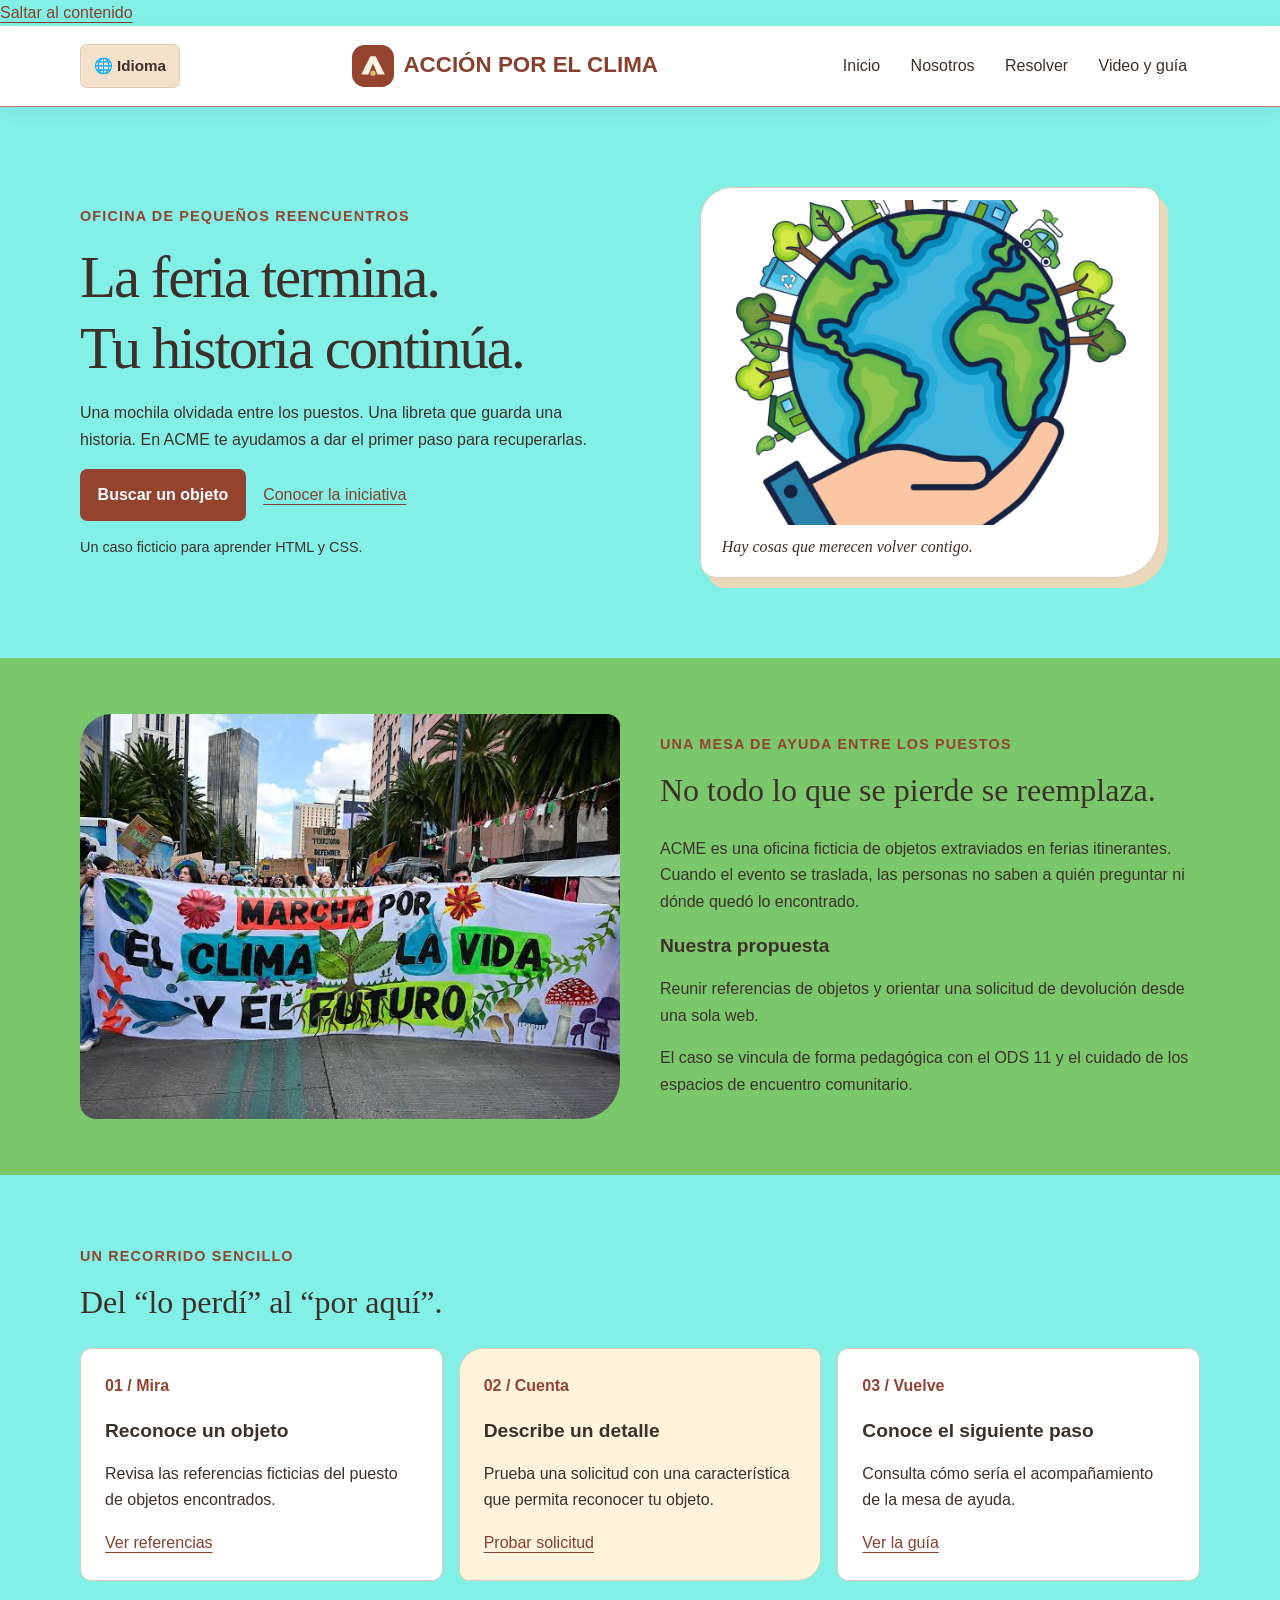
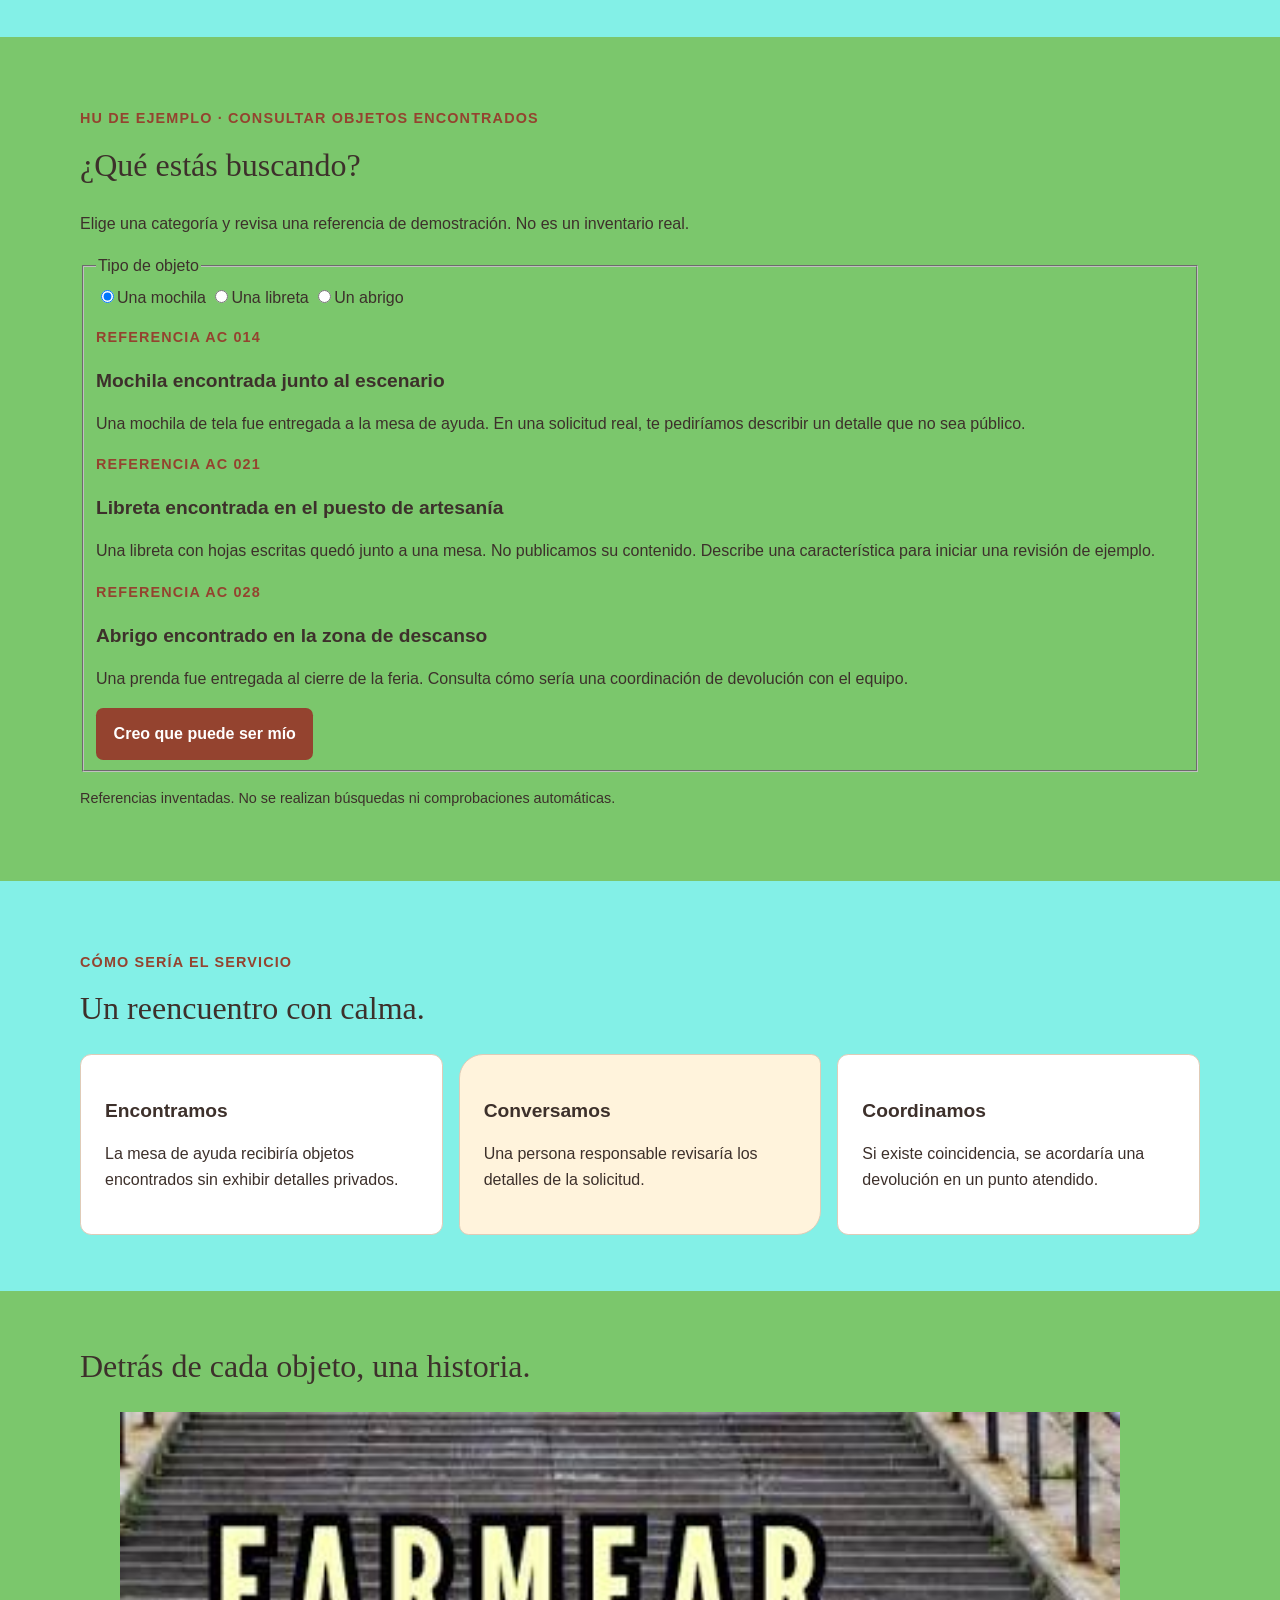
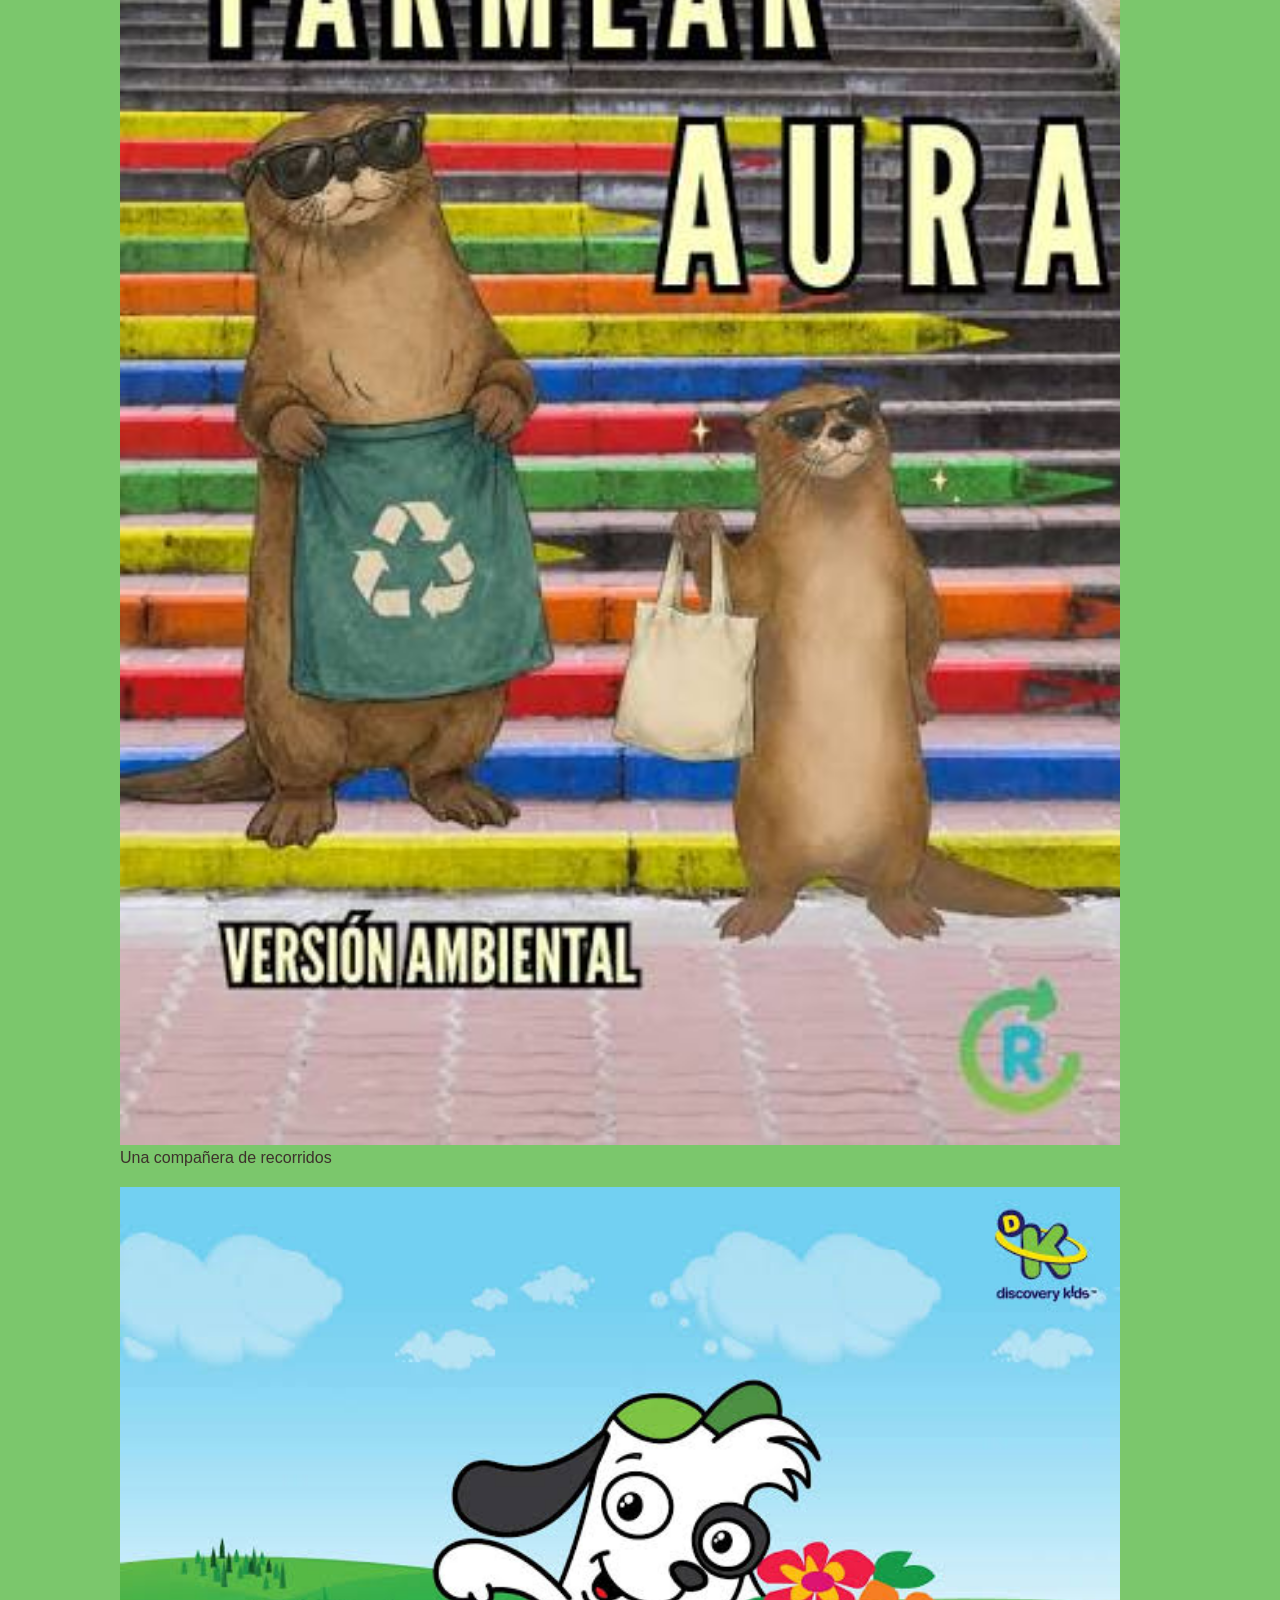
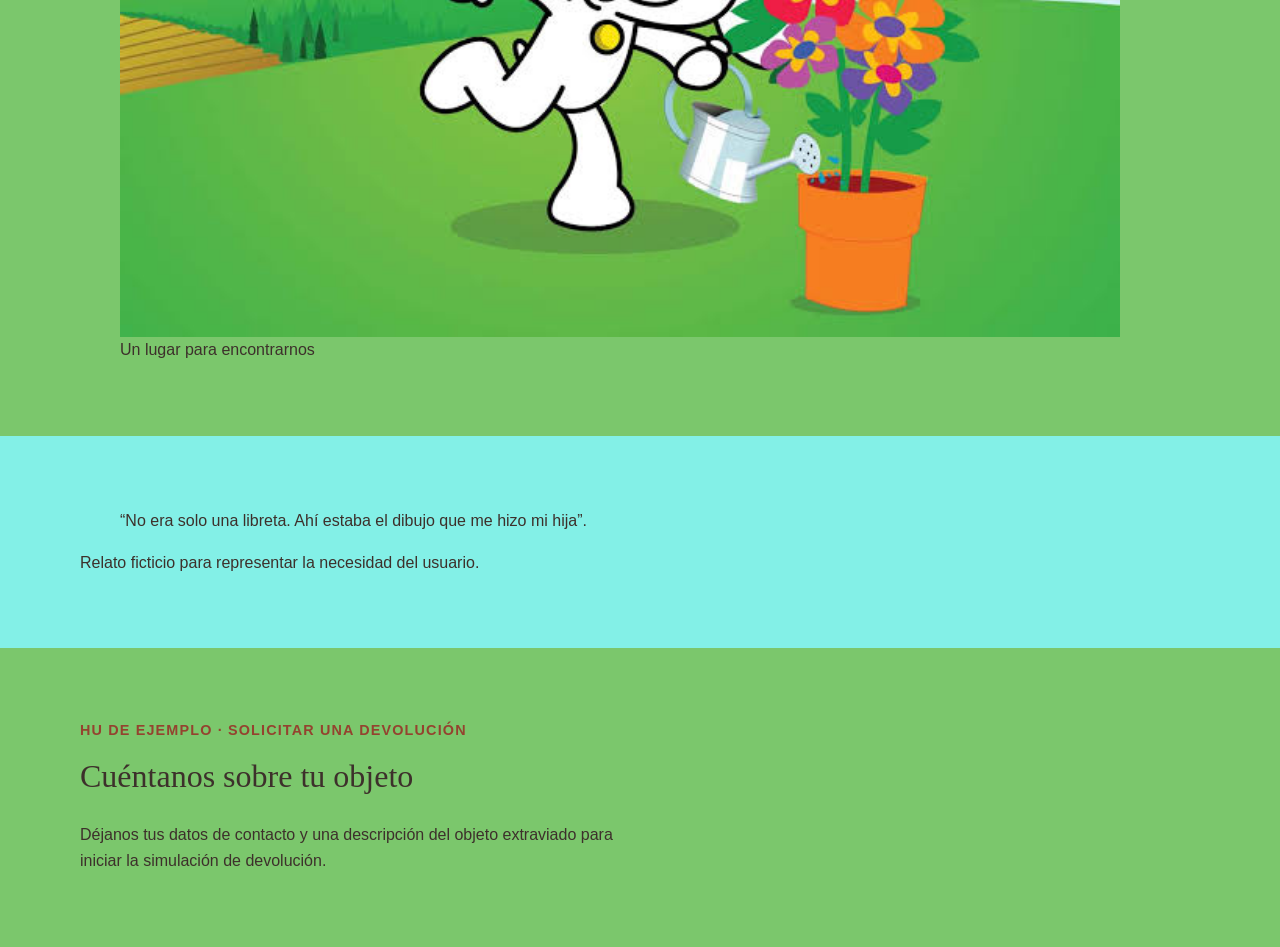
<file: index.html>
<!DOCTYPE html>
<html lang="es">
<head>
  <meta charset="UTF-8">
  <!-- Permite que el navegador use el ancho real del dispositivo móvil. -->
  <meta name="viewport" content="width=device-width, initial-scale=1.0">
  <title>Inicio | Acción por el Clima</title>
  <!-- Conexión con la hoja de estilos general -->
  <link rel="stylesheet" href="css/estilos.css">
  <!-- Icono para la pestaña del navegador -->
  <link rel="icon" type="image/svg+xml" href="iconos/favicon.svg">
  <!-- Script para controlar el menú hamburguesa con atributo defer -->
  <script src="js/menu.js" defer></script>
</head>
<body>

  <!-- Enlace de salto de accesibilidad para lectores de pantalla y teclado -->
  <a class="saltar" href="#contenido" data-i18n="saltar_contenido">Saltar al contenido</a>

  <!-- Encabezado fijo con position: sticky -->
  <header class="cabecera">
    <div class="contenedor barra">
      
      <!-- Selector de Idiomas Desplegable -->
      <details class="selector-idiomas">
        <summary class="btn-idioma-principal" aria-label="Cambiar idioma">🌐 Idioma</summary>
        <ul class="submenu-idiomas">
          <li><button type="button" onclick="cambiarIdioma('es')">🇪🇸 Español</button></li>
          <li><button type="button" onclick="cambiarIdioma('en')">🇬🇧 English</button></li>
          <li><button type="button" onclick="cambiarIdioma('qu')">🇵🇪 Runasimi</button></li>
        </ul>
      </details>

      <!-- Logotipo e Identidad de la marca -->
      <a class="marca" href="index.html" aria-label="ACME, ir al inicio">
        <img src="iconos/favicon.svg" alt="" width="42" height="42">
        ACCIÓN POR EL CLIMA
      </a>

      <!-- Botón Hamburguesa (Visible únicamente en celulares gracias al CSS) -->
      <button id="boton-menu" class="hamburguesa" type="button"
              aria-controls="navegacion" aria-expanded="false" aria-label="Abrir menú">
        <span class="lineas" aria-hidden="true"><span></span><span></span><span></span></span>
        <span id="texto-menu" data-i18n="menu">Menú</span>
      </button>

      <!-- Contenedor de navegación principal -->
      <nav id="navegacion" class="navegacion" aria-label="Navegación principal">
        <ul class="menu">
          <li><a href="index.html#inicio" data-i18n="nav_inicio">Inicio</a></li>
          <li><a href="index.html#nosotros" data-i18n="nav_nosotros">Nosotros</a></li>
          <li>
            <!-- Menú desplegable mediante <details> (funciona con clic, toque o teclado) -->
            <details id="resolver" class="desplegable">
              <summary data-i18n="nav_resolver">Resolver</summary>
              <ul class="submenu">
                <li><a href="index.html#servicios" data-i18n="nav_servicios">Servicios</a></li>
                <li><a href="index.html#orientador" data-i18n="nav_objetos">Ver objetos</a></li>
                <li><a href="index.html#contacto" data-i18n="nav_contacto">Solicitar devolución</a></li>
              </ul>
            </details>
          </li>
          <li><a href="recursos.html" data-i18n="nav_recursos">Video y guía</a></li>
        </ul>
      </nav>

    </div>
  </header>

  <!-- Contenido Principal de la Landing Page -->
  <main id="contenido">
    
    <!-- Sección de Inicio (Hero) -->
    <section id="inicio" class="hero contenedor dos-columnas" aria-labelledby="titulo">
      <div>
        <p class="etiqueta" data-i18n="hero_etiqueta">Oficina de pequeños reencuentros</p>
        <h1 id="titulo" data-i18n="hero_titulo">La feria termina.<br>Tu historia continúa.</h1>
        <p data-i18n="hero_desc">Una mochila olvidada entre los puestos. Una libreta que guarda una historia. En ACME te ayudamos a dar el primer paso para recuperarlas.</p>
        <a class="boton" href="#orientador" data-i18n="hero_btn1">Buscar un objeto</a>
        <a class="enlace" href="recursos.html" data-i18n="hero_btn2">Conocer la iniciativa</a>
        <p class="nota" data-i18n="hero_nota">Un caso ficticio para aprender HTML y CSS.</p>
      </div>
      <figure class="postal">
        <img class="foto" src="imagenes/ambiente.png" alt="Mochila preparada para una salida" width="900" height="600">
        <figcaption data-i18n="hero_fig">Hay cosas que merecen volver contigo.</figcaption>
      </figure>
    </section>

    <!-- Sección Nosotros -->
    <section id="nosotros" class="seccion fondo">
      <div class="contenedor dos-columnas">
        <img class="foto" src="imagenes/xd.jpg" alt="Productos y puestos de una feria" width="1000" height="667" loading="lazy">
        <div>
          <p class="etiqueta" data-i18n="nosotros_etiqueta">Una mesa de ayuda entre los puestos</p>
          <h2 data-i18n="nosotros_titulo">No todo lo que se pierde se reemplaza.</h2>
          <p data-i18n="nosotros_desc1">ACME es una oficina ficticia de objetos extraviados en ferias itinerantes. Cuando el evento se traslada, las personas no saben a quién preguntar ni dónde quedó lo encontrado.</p>
          <h3 data-i18n="nosotros_sub">Nuestra propuesta</h3>
          <p data-i18n="nosotros_desc2">Reunir referencias de objetos y orientar una solicitud de devolución desde una sola web.</p>
          <p data-i18n="nosotros_desc3">El caso se vincula de forma pedagógica con el ODS 11 y el cuidado de los espacios de encuentro comunitario.</p>
        </div>
      </div>
    </section>

    <!-- Sección Servicios / Recorrido -->
    <section id="servicios" class="seccion contenedor">
      <p class="etiqueta" data-i18n="serv_etiqueta">Un recorrido sencillo</p>
      <h2 data-i18n="serv_titulo">Del “lo perdí” al “por aquí”.</h2>
      <div class="tarjetas">
        <article class="tarjeta">
          <span class="numero" data-i18n="serv_card1_num">01 / Mira</span>
          <h3 data-i18n="serv_card1_tit">Reconoce un objeto</h3>
          <p data-i18n="serv_card1_desc">Revisa las referencias ficticias del puesto de objetos encontrados.</p>
          <a href="#orientador" data-i18n="serv_card1_link">Ver referencias</a>
        </article>
        <article class="tarjeta">
          <span class="numero" data-i18n="serv_card2_num">02 / Cuenta</span>
          <h3 data-i18n="serv_card2_tit">Describe un detalle</h3>
          <p data-i18n="serv_card2_desc">Prueba una solicitud con una característica que permita reconocer tu objeto.</p>
          <a href="#contacto" data-i18n="serv_card2_link">Probar solicitud</a>
        </article>
        <article class="tarjeta">
          <span class="numero" data-i18n="serv_card3_num">03 / Vuelve</span>
          <h3 data-i18n="serv_card3_tit">Conoce el siguiente paso</h3>
          <p data-i18n="serv_card3_desc">Consulta cómo sería el acompañamiento de la mesa de ayuda.</p>
          <a href="recursos.html" data-i18n="serv_card3_link">Ver la guía</a>
        </article>
      </div>
    </section>

    <!-- Sección Orientador de Objetos -->
    <section id="orientador" class="seccion fondo">
      <div class="contenedor">
        <p class="etiqueta" data-i18n="ori_etiqueta">HU de ejemplo · Consultar objetos encontrados</p>
        <h2 data-i18n="ori_titulo">¿Qué estás buscando?</h2>
        <p data-i18n="ori_desc">Elige una categoría y revisa una referencia de demostración. No es un inventario real.</p>
        
        <fieldset class="orientador">
          <legend data-i18n="ori_legend">Tipo de objeto</legend>
          <input type="radio" name="objeto" id="mochila" checked><label for="mochila" data-i18n="ori_lbl_mochila">Una mochila</label>
          <input type="radio" name="objeto" id="libreta"><label for="libreta" data-i18n="ori_lbl_libreta">Una libreta</label>
          <input type="radio" name="objeto" id="abrigo"><label for="abrigo" data-i18n="ori_lbl_abrigo">Un abrigo</label>
          
          <div class="resultados">
            <div class="respuesta mochila">
              <p class="etiqueta" data-i18n="ori_moc_tag">Referencia AC 014</p>
              <h3 data-i18n="ori_moc_tit">Mochila encontrada junto al escenario</h3>
              <p data-i18n="ori_moc_desc">Una mochila de tela fue entregada a la mesa de ayuda. En una solicitud real, te pediríamos describir un detalle que no sea público.</p>
            </div>
            <div class="respuesta libreta">
              <p class="etiqueta" data-i18n="ori_lib_tag">Referencia AC 021</p>
              <h3 data-i18n="ori_lib_tit">Libreta encontrada en el puesto de artesanía</h3>
              <p data-i18n="ori_lib_desc">Una libreta con hojas escritas quedó junto a una mesa. No publicamos su contenido. Describe una característica para iniciar una revisión de ejemplo.</p>
            </div>
            <div class="respuesta abrigo">
              <p class="etiqueta" data-i18n="ori_abr_tag">Referencia AC 028</p>
              <h3 data-i18n="ori_abr_tit">Abrigo encontrado en la zona de descanso</h3>
              <p data-i18n="ori_abr_desc">Una prenda fue entregada al cierre de la feria. Consulta cómo sería una coordinación de devolución con el equipo.</p>
            </div>
            <a class="boton" href="#contacto" data-i18n="ori_btn">Creo que puede ser mío</a>
          </div>
        </fieldset>
        <p class="nota" data-i18n="ori_nota">Referencias inventadas. No se realizan búsquedas ni comprobaciones automáticas.</p>
      </div>
    </section>

    <!-- Sección Proyectos -->
    <section id="proyectos" class="seccion contenedor">
      <p class="etiqueta" data-i18n="proy_etiqueta">Cómo sería el servicio</p>
      <h2 data-i18n="proy_titulo">Un reencuentro con calma.</h2>
      <div class="tarjetas">
        <article class="tarjeta">
          <h3 data-i18n="proy_c1_tit">Encontramos</h3>
          <p data-i18n="proy_c1_desc">La mesa de ayuda recibiría objetos encontrados sin exhibir detalles privados.</p>
        </article>
        <article class="tarjeta">
          <h3 data-i18n="proy_c2_tit">Conversamos</h3>
          <p data-i18n="proy_c2_desc">Una persona responsable revisaría los detalles de la solicitud.</p>
        </article>
        <article class="tarjeta">
          <h3 data-i18n="proy_c3_tit">Coordinamos</h3>
          <p data-i18n="proy_c3_desc">Si existe coincidencia, se acordaría una devolución en un punto atendido.</p>
        </article>
      </div>
    </section>

    <!-- Sección Galería -->
    <section id="galeria" class="seccion fondo">
      <div class="contenedor">
        <h2 data-i18n="gal_titulo">Detrás de cada objeto, una historia.</h2>
        <div class="galeria">
          <figure>
            <img src="imagenes/aura.jpg" alt="Mochila de referencia para la iniciativa" width="1000" height="667" loading="lazy">
            <figcaption data-i18n="gal_fig1">Una compañera de recorridos</figcaption>
          </figure>
          <figure>
            <img src="imagenes/doki.jpg" alt="Productos expuestos en una feria" width="1000" height="667" loading="lazy">
            <figcaption data-i18n="gal_fig2">Un lugar para encontrarnos</figcaption>
          </figure>
        </div>
      </div>
    </section>

    <!-- Sección Testimonios -->
    <section id="testimonios" class="seccion contenedor">
      <blockquote data-i18n="test_quote">“No era solo una libreta. Ahí estaba el dibujo que me hizo mi hija”.</blockquote>
      <p data-i18n="test_desc">Relato ficticio para representar la necesidad del usuario.</p>
    </section>

    <!-- Sección Contacto / Formulario -->
    <section id="contacto" class="seccion fondo">
      <div class="contenedor dos-columnas">
        <div>
          <p class="etiqueta" data-i18n="cont_etiqueta">HU de ejemplo · Solicitar una devolución</p>
          <h2 data-i18n="cont_titulo">Cuéntanos sobre tu objeto</h2>
          <p data-i18n="cont_desc">Déjanos tus datos de contacto y una descripción del objeto extraviado para iniciar la simulación de devolución.</p>
        </div>
      </div>
    </section>

  </main>
</body>
</html>
</file>
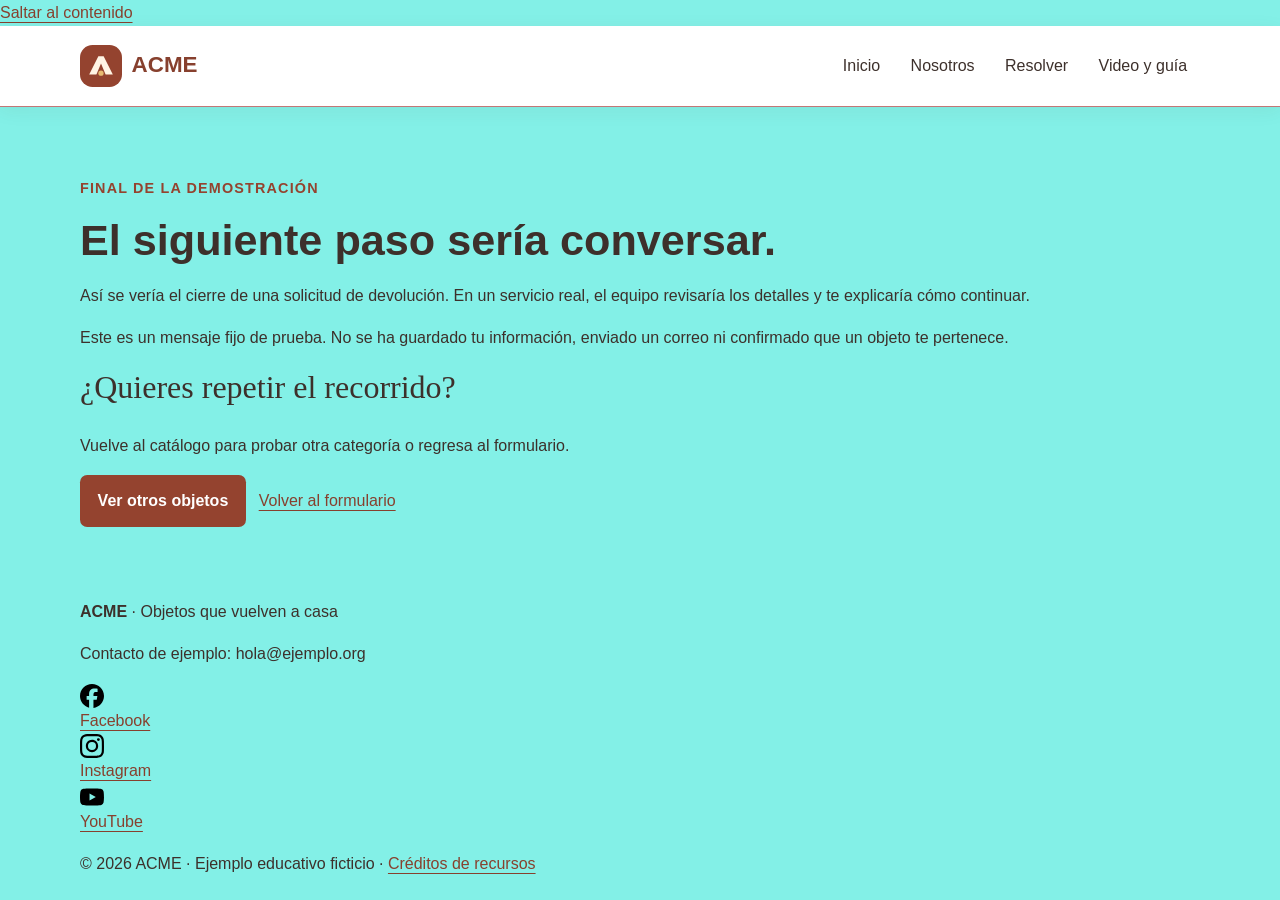
<file: confirmacion.html>
<!DOCTYPE html>
<html lang="es">
<head>
  <meta charset="UTF-8">
  <!-- PASO 1: permite que el navegador use el ancho real del celular. -->
  <meta name="viewport" content="width=device-width, initial-scale=1.0">
  <title>Siguiente paso | ACME</title>
  <!-- PASO 2: conectar este HTML con el archivo CSS compartido. -->
  <link rel="stylesheet" href="css/estilos.css">
  <!-- Este icono aparece en la pestaña del navegador. -->
  <link rel="icon" type="image/svg+xml" href="iconos/favicon.svg">
</head>
<body>
<a class="saltar" href="#contenido">Saltar al contenido</a>
<!-- PASO 3: este header permanece visible con position: sticky en CSS. -->
<header class="cabecera">
  <div class="contenedor barra">
    <a class="marca" href="index.html"><img src="iconos/favicon.svg" alt="" width="42" height="42">ACME</a>
    <!-- PASO 4: la lista principal se ordena horizontalmente con Flexbox. -->
    <nav aria-label="Navegación principal">
      <ul class="menu">
        <li><a href="index.html#inicio">Inicio</a></li>
        <li><a href="index.html#nosotros">Nosotros</a></li>
        <li>
          <!-- details abre el submenú con clic, Enter o toque; no necesita JS. -->
          <details class="desplegable">
            <summary>Resolver</summary>
            <!-- Esta lista es el menú vertical desplegable. -->
            <ul class="submenu">
              <li><a href="index.html#servicios">Servicios</a></li>
              <li><a href="index.html#orientador">Ver objetos</a></li>
              <li><a href="index.html#contacto">Solicitar devolución</a></li>
            </ul>
          </details>
        </li>
        
        
        <li><a href="recursos.html">Video y guía</a></li>
      </ul>
    </nav>
  </div>
</header>
<main id="contenido" class="contenedor seccion"><section class="confirmacion" aria-labelledby="confirmado"><p class="etiqueta">Final de la demostración</p><h1 id="confirmado">El siguiente paso sería conversar.</h1><p>Así se vería el cierre de una solicitud de devolución. En un servicio real, el equipo revisaría los detalles y te explicaría cómo continuar.</p><p>Este es un mensaje fijo de prueba. No se ha guardado tu información, enviado un correo ni confirmado que un objeto te pertenece.</p><h2>¿Quieres repetir el recorrido?</h2><p>Vuelve al catálogo para probar otra categoría o regresa al formulario.</p><a class="boton" href="index.html#orientador">Ver otros objetos</a><a class="enlace" href="index.html#contacto">Volver al formulario</a></section></main>
<!-- PASO FINAL: pie compartido por las páginas del sitio. -->
<footer class="pie">
  <div class="contenedor">
    <p><strong>ACME</strong> · Objetos que vuelven a casa</p>
    <p>Contacto de ejemplo: hola@ejemplo.org</p>
    <nav class="redes" aria-label="Redes sociales de referencia">
      <!-- Son páginas generales de las redes; reemplazar por cuentas del proyecto. -->
      <a href="https://www.facebook.com/" target="_blank" rel="noopener noreferrer"><img src="iconos/facebook.svg" alt="" width="24" height="24">Facebook</a>
      <a href="https://www.instagram.com/" target="_blank" rel="noopener noreferrer"><img src="iconos/instagram.svg" alt="" width="24" height="24">Instagram</a>
      <a href="https://www.youtube.com/" target="_blank" rel="noopener noreferrer"><img src="iconos/youtube.svg" alt="" width="24" height="24">YouTube</a>
    </nav>
    <p>© 2026 ACME · Ejemplo educativo ficticio · <a href="FUENTES.txt">Créditos de recursos</a></p>
  </div>
</footer>
</body>
</html>
</file>
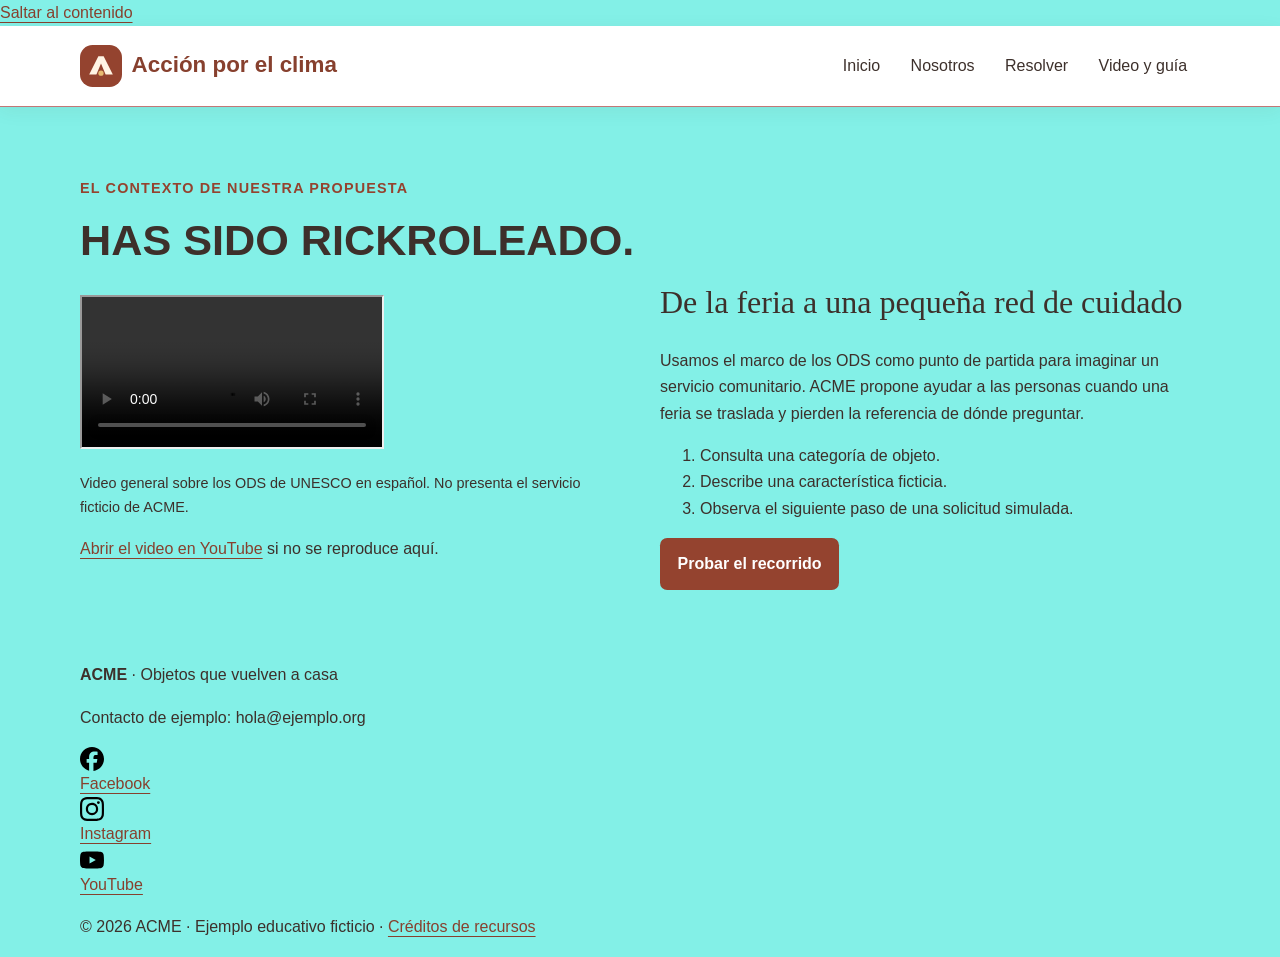
<file: recursos.html>
<!DOCTYPE html>
<html lang="es">
<head>
  <meta charset="UTF-8">
  <!-- PASO 1: permite que el navegador use el ancho real del celular. -->
  <meta name="viewport" content="width=device-width, initial-scale=1.0">
  <title>Video y guía | Acción por el clima</title>
  <!-- PASO 2: conectar este HTML con el archivo CSS compartido. -->
  <link rel="stylesheet" href="css/estilos.css">
  <!-- Este icono aparece en la pestaña del navegador. -->
  <link rel="icon" type="image/svg+xml" href="iconos/favicon.svg">
</head>
<body>
<a class="saltar" href="#contenido">Saltar al contenido</a>
<!-- PASO 3: este header permanece visible con position: sticky en CSS. -->
<header class="cabecera">
  <div class="contenedor barra">
    <a class="marca" href="index.html"><img src="iconos/favicon.svg" alt="" width="42" height="42">Acción por el clima</a>
    <!-- PASO 4: la lista principal se ordena horizontalmente con Flexbox. -->
    <nav aria-label="Navegación principal">
      <ul class="menu">
        <li><a href="index.html#inicio">Inicio</a></li>
        <li><a href="index.html#nosotros">Nosotros</a></li>
        <li>
          <!-- details abre el submenú con clic, Enter o toque; no necesita JS. -->
          <details class="desplegable">
            <summary>Resolver</summary>
            <!-- Esta lista es el menú vertical desplegable. -->
            <ul class="submenu">
              <li><a href="index.html#servicios">Servicios</a></li>
              <li><a href="index.html#orientador">Ver objetos</a></li>
              <li><a href="index.html#contacto">Solicitar devolución</a></li>
            </ul>
          </details>
        </li>
        
        
        <li><a href="recursos.html">Video y guía</a></li>
      </ul>
    </nav>
  </div>
</header>
<main id="contenido" class="contenedor seccion"><p class="etiqueta">El contexto de nuestra propuesta</p><h1>HAS SIDO RICKROLEADO.</h1>
  <section class="dos-columnas" aria-labelledby="video-titulo"><div>
    <!-- PASO 9: video de referencia. El enlace alternativo siempre está disponible. -->
    <iframe
  class="video"
  src="videos/rickroll.mp4"
  title="Objetivos de Desarrollo Sostenible"
  referrerpolicy="strict-origin-when-cross-origin"
  allow="accelerometer; autoplay; clipboard-write; encrypted-media; gyroscope; picture-in-picture"
  allowfullscreen>
</iframe>
    <p class="nota">Video general sobre los ODS de UNESCO en español. No presenta el servicio ficticio de ACME.</p><p><a href="https://www.youtube.com/watch?v=xvFZjo5PgG0" target="_blank" rel="noopener noreferrer">Abrir el video en YouTube</a> si no se reproduce aquí.</p></div>
    <div><h2 id="video-titulo">De la feria a una pequeña red de cuidado</h2><p>Usamos el marco de los ODS como punto de partida para imaginar un servicio comunitario. ACME propone ayudar a las personas cuando una feria se traslada y pierden la referencia de dónde preguntar.</p><ol><li>Consulta una categoría de objeto.</li><li>Describe una característica ficticia.</li><li>Observa el siguiente paso de una solicitud simulada.</li></ol><a class="boton" href="index.html#orientador">Probar el recorrido</a></div>
  </section></main>  
<!-- PASO FINAL: pie compartido por las páginas del sitio. -->
<footer class="pie">
  <div class="contenedor">
    <p><strong>ACME</strong> · Objetos que vuelven a casa</p>
    <p>Contacto de ejemplo: hola@ejemplo.org</p>
    <nav class="redes" aria-label="Redes sociales de referencia">
      <!-- Son páginas generales de las redes; reemplazar por cuentas del proyecto. -->
      <a href="https://www.facebook.com/" target="_blank" rel="noopener noreferrer"><img src="iconos/facebook.svg" alt="" width="24" height="24">Facebook</a>
      <a href="https://www.instagram.com/" target="_blank" rel="noopener noreferrer"><img src="iconos/instagram.svg" alt="" width="24" height="24">Instagram</a>
      <a href="https://www.youtube.com/" target="_blank" rel="noopener noreferrer"><img src="iconos/youtube.svg" alt="" width="24" height="24">YouTube</a>
    </nav>
    <p>© 2026 ACME · Ejemplo educativo ficticio · <a href="FUENTES.txt">Créditos de recursos</a></p>
  </div>
</footer>
</body>
</html>
</file>
<file: css/estilos.css>
*,
*::before,
*::after {
  box-sizing: border-box;
}

body {
  margin: 0;
  font-family: Arial, sans-serif;
  color: #3d302b;
  background: #83f0e7;
  line-height: 1.65;
}

h1, h2, h3 {
  line-height: 1.2;
}

h1 {
  font-size: 2.7rem;
  margin: 0 0 1rem;
}

h2 {
  font-size: 2rem;
  margin-top: 0;
}

h3 {
  font-size: 1.2rem;
}

a {
  color: #87402e;
  text-underline-offset: 4px;
}

a:focus-visible,
button:focus-visible,
summary:focus-visible,
input:focus-visible,
select:focus-visible {
  outline: 3px solid #a84e00;
  outline-offset: 4px;
}

img {
  max-width: 100%;
  height: auto;
  display: block;
}

.contenedor {
  width: 92%;
  max-width: 1120px;
  margin: 0 auto;
}

.seccion {
  padding: 3.5rem 0;
}

.fondo {
  background: #7bc76c;
}

.etiqueta {
  font-weight: bold;
  color: #94432f;
  font-size: .9rem;
  text-transform: uppercase;
  letter-spacing: .08em;
}

.nota {
  font-size: .9rem;
}

.cabecera {
  position: sticky;
  top: 0;
  z-index: 100;
  background: white;
  border-bottom: 1px solid #c27777;
  box-shadow: 0 4px 18px #59362210;
}

.barra {
  display: flex;
  align-items: center;
  justify-content: space-between;
  gap: 1rem;
  padding: 1rem 0;
}

.marca {
  display: flex;
  align-items: center;
  gap: .6rem;
  text-decoration: none;
  font-size: 1.4rem;
  font-weight: bold;
  color: #87402e;
}

.menu {
  display: flex;
  align-items: center;
  gap: .3rem;
  list-style: none;
  margin: 0;
  padding: 0;
}

.menu a,
summary {
  display: block;
  padding: .65rem .8rem;
  color: #3d302b;
  cursor: pointer;
  text-decoration: none;
}

.menu a:hover,
summary:hover {
  background: #f4e1cc;
  border-radius: .4rem;
}

.hamburguesa {
  display: none;
  align-items: center;
  gap: .65rem;
  min-height: 44px;
  padding: .55rem .8rem;
  border: 1px solid #94432f;
  border-radius: .45rem;
  background: #94432f;
  color: white;
  font: inherit;
  cursor: pointer;
}

.lineas {
  display: grid;
  gap: 4px;
  width: 22px;
}

.lineas span {
  display: block;
  height: 2px;
  background: white;
}

[hidden] {
  display: none !important;
}

section[id],
main[id] {
  scroll-margin-top: 130px;
}

.desplegable {
  position: relative;
}

summary {
  list-style: revert;
}

.submenu {
  position: absolute;
  top: 100%;
  left: 0;
  width: 230px;
  padding: .5rem;
  margin: .3rem 0 0;
  list-style: none;
  background: white;
  border: 1px solid #d9bfa6;
  border-radius: .5rem;
  box-shadow: 0 8px 20px #59362220;
  z-index: 10;
}

.dos-columnas {
  display: grid;
  grid-template-columns: repeat(2, minmax(0, 1fr));
  gap: 2.5rem;
  align-items: center;
}

.dos-columnas > * {
  min-width: 0;
}

.hero {
  padding-top: 4rem;
  padding-bottom: 4rem;
}

.foto {
  width: 100%;
  aspect-ratio: 4 / 3;
  object-fit: cover;
  border-radius: 2rem .8rem 2.5rem 1rem;
}

.boton {
  display: inline-block;
  padding: .8rem 1.1rem;
  background: #94432f;
  color: white;
  border: 0;
  border-radius: .45rem;
  font: inherit;
  font-weight: bold;
  text-decoration: none;
  cursor: pointer;
}

.boton:hover {
  background: #71301f;
}

.enlace {
  display: inline-block;
  margin: .8rem;
}

.tarjetas {
  display: grid;
  grid-template-columns: repeat(3, minmax(0, 1fr));
  gap: 1rem;
}

.tarjeta {
  padding: 1.5rem;
  border: 1px solid #dfcbb7;
  border-radius: .7rem;
  background: white;
}

.tarjeta:nth-child(2) {
  background: #fff3dc;
  border-radius: 1.5rem .6rem 1.5rem .6rem;
}

.numero {
  color: #94432f;
  font-weight: bold;
}

.postal {
  background: #fff;
  padding: .8rem;
  border: 1px solid #dfcbb7;
  border-radius: 2rem 1rem 2.8rem 1rem;
  box-shadow: 8px 10px 0 #ebd7b9;
}

.postal figcaption {
  padding: .6rem .5rem .2rem;
  font-family: Georgia, serif;
  font-style: italic;
}

.hero h1, h2 {
  font-family: Georgia, serif;
  font-weight: normal;
}

.hero h1 {
  font-size: clamp(2.2rem, 4.6vw, 3.8rem);
  letter-spacing: -.035em;
}

/* ESTILOS DEL SELECTOR DE IDIOMAS */
.selector-idiomas {
  position: relative;
  display: inline-block;
}

.btn-idioma-principal {
  list-style: none;
  background: #f4e1cc;
  color: #3d302b;
  padding: .5rem .8rem;
  border-radius: .4rem;
  font-size: .95rem;
  font-weight: bold;
  cursor: pointer;
  border: 1px solid #dfcbb7;
  display: inline-flex;
  align-items: center;
  gap: .4rem;
}

.btn-idioma-principal::-webkit-details-marker {
  display: none;
}

.btn-idioma-principal:hover {
  background: #e6ceb5;
}

.submenu-idiomas {
  position: absolute;
  top: 100%;
  left: 0;
  min-width: 150px;
  margin: .3rem 0 0;
  padding: .4rem;
  list-style: none;
  background: white;
  border: 1px solid #d9bfa6;
  border-radius: .5rem;
  box-shadow: 0 8px 20px #59362220;
  z-index: 120;
}

.submenu-idiomas li {
  margin: 0;
}

.submenu-idiomas button {
  width: 100%;
  text-align: left;
  background: none;
  border: none;
  padding: .5rem .7rem;
  font: inherit;
  color: #3d302b;
  cursor: pointer;
  border-radius: .3rem;
  display: flex;
  align-items: center;
  gap: .5rem;
}

.submenu-idiomas button:hover {
  background: #f4e1cc;
}

/* MEDIA QUERIES */
@media (max-width: 900px) {
  .tarjetas {
    grid-template-columns: repeat(2, minmax(0, 1fr));
  }
}

@media (max-width: 600px) {
  .hamburguesa {
    display: inline-flex;
  }

  .navegacion {
    position: absolute;
    top: 100%;
    left: 0;
    width: 100%;
    max-height: 70vh;
    overflow-y: auto;
    padding: .5rem 4%;
    background: white;
    border-bottom: 1px solid #dfcbb7;
    box-shadow: 0 8px 20px #59362220;
  }

  .menu {
    flex-direction: column;
    align-items: stretch;
    gap: 0;
  }

  .dos-columnas, .tarjetas {
    grid-template-columns: 1fr;
  }
}
</file>
